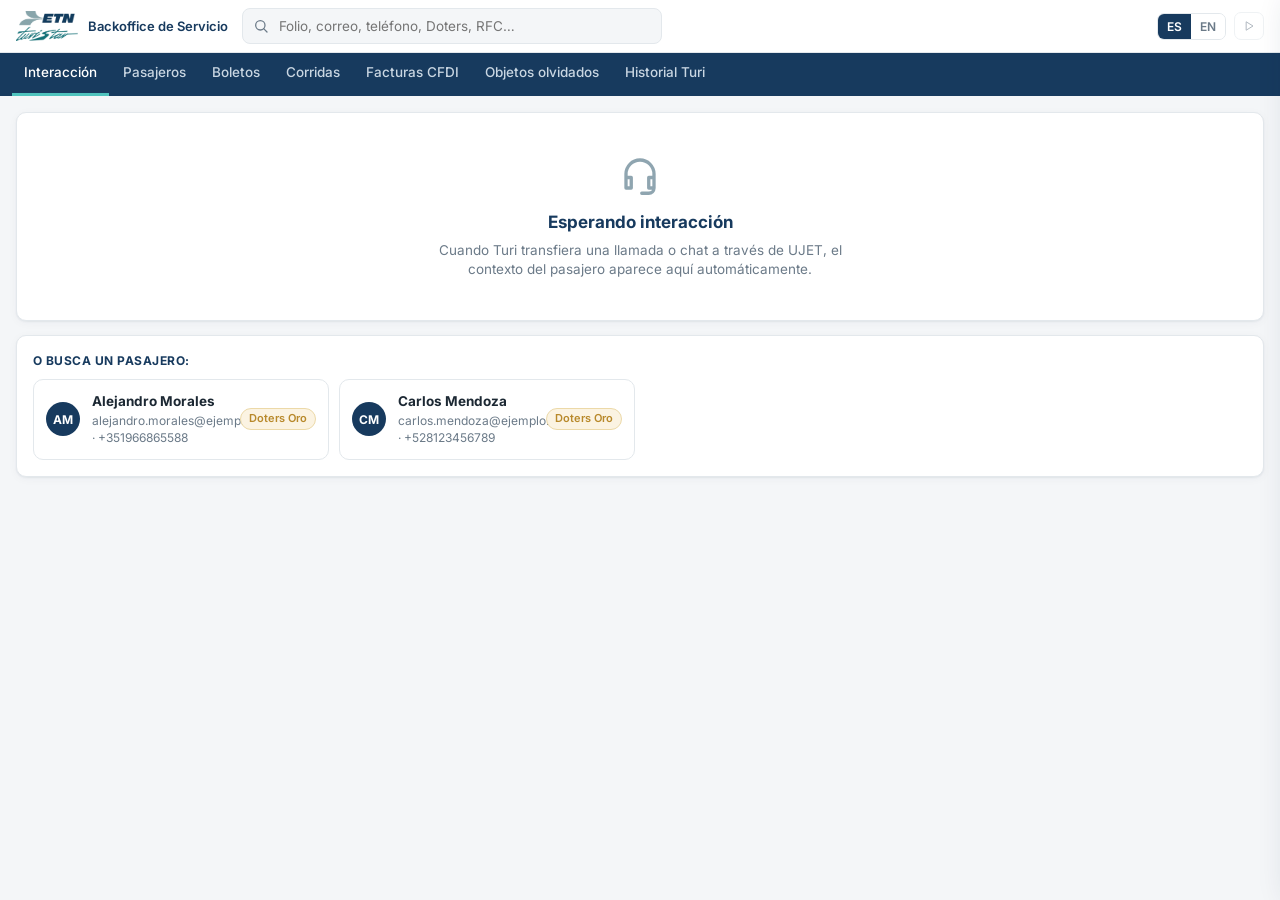
<file: index.html>
<!DOCTYPE html>
<html lang="es-MX">
<head>
  <meta charset="utf-8" />
  <meta name="viewport" content="width=device-width, initial-scale=1" />
  <title>ETN Turistar · Backoffice de Servicio</title>
  <link rel="icon" href="assets/etn-logo.png" />
  <link rel="preconnect" href="https://fonts.googleapis.com" />
  <link href="https://fonts.googleapis.com/css2?family=Inter:wght@400;500;600;700&display=swap" rel="stylesheet" />
  <link rel="stylesheet" href="css/styles.css" />
</head>
<body>
  <header class="topbar">
    <a class="brand" href="#/interaction"><img src="assets/etn-wordmark.png" alt="ETN Turistar" /><span id="app-sub">Backoffice de Servicio</span></a>
    <form id="search-form" class="search"><svg viewBox="0 0 24 24"><circle cx="11" cy="11" r="7"/><path d="M21 21l-5-5"/></svg><input id="search" type="search" autocomplete="off" /></form>
    <div class="top-right">
      <div class="lang"><button data-lang="es">ES</button><button data-lang="en">EN</button></div>
      <button class="icon-btn" data-act="toggle-demo" title="Demo (D)" aria-label="Demo"><svg viewBox="0 0 24 24"><path d="M7 4l13 8-13 8z"/></svg></button>
    </div>
  </header>
  <nav id="tabs" class="tabs"></nav>
  <main id="main"></main>

  <aside class="demo-drawer">
    <div class="demo-head"><h3 id="demo-title">Control de demo</h3><button class="x" data-act="toggle-demo" aria-label="close">×</button></div>
    <div id="demo-body"></div>
  </aside>

  <div id="modal" class="modal"><div class="modal-card"><div class="modal-head"><h3 id="modal-title"></h3><button class="x" data-act="close-modal" aria-label="close">×</button></div><div id="modal-body"></div></div></div>
  <div id="toasts"></div>

  <script src="js/i18n.js"></script>
  <script src="js/data.js"></script>
  <script src="js/app.js"></script>
</body>
</html>
</file>
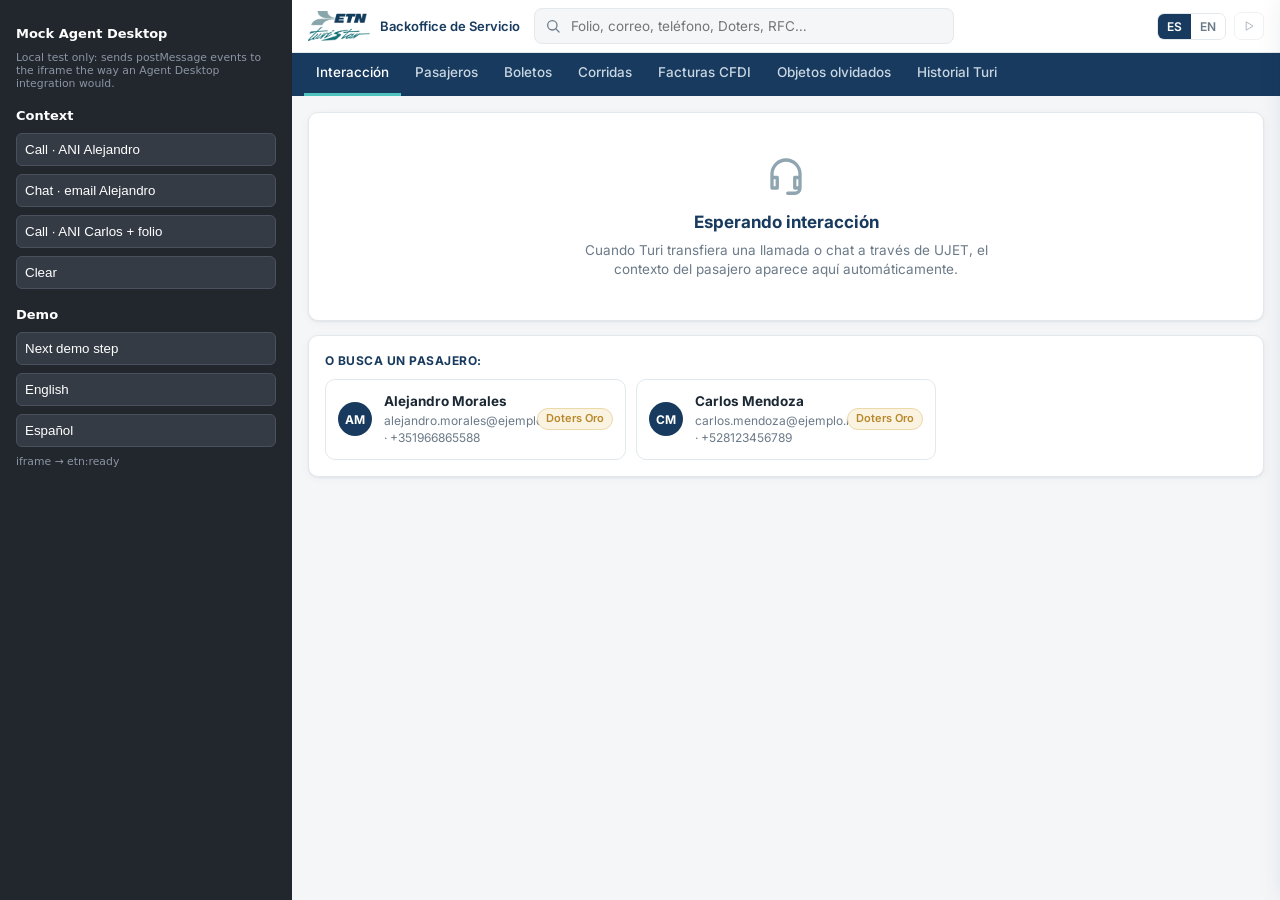
<file: embed-test.html>
<!DOCTYPE html>
<html lang="en"><head><meta charset="utf-8" /><title>Embed test · ETN Backoffice in a mock Agent Desktop</title>
<style>
  body { margin: 0; display: flex; height: 100vh; font: 13px system-ui, sans-serif; }
  aside { width: 260px; background: #22262d; color: #dfe4ea; padding: 16px; display: flex; flex-direction: column; gap: 8px; }
  aside b { color: #fff; margin: 10px 0 2px; }
  button { background: #353b45; color: #fff; border: 1px solid #4a515d; border-radius: 6px; padding: 8px; text-align: left; cursor: pointer; }
  button:hover { background: #404754; }
  iframe { flex: 1; border: 0; }
  small { color: #8b95a3; }
</style></head>
<body>
  <aside>
    <b>Mock Agent Desktop</b><small>Local test only: sends postMessage events to the iframe the way an Agent Desktop integration would.</small>
    <b>Context</b>
    <button onclick="send({ type: 'etn:context', ani: '+525512345678' })">Call · ANI Alejandro</button>
    <button onclick="send({ type: 'etn:context', email: 'alejandro.morales@ejemplo.mx', channel: 'web' })">Chat · email Alejandro</button>
    <button onclick="send({ type: 'etn:context', ani: '+528123456789', folio: 'ETN-664310' })">Call · ANI Carlos + folio</button>
    <button onclick="send({ type: 'etn:clear' })">Clear</button>
    <b>Demo</b>
    <button onclick="send({ type: 'etn:step', id: 'next' })">Next demo step</button>
    <button onclick="send({ type: 'etn:lang', lang: 'en' })">English</button>
    <button onclick="send({ type: 'etn:lang', lang: 'es' })">Español</button>
    <small id="log"></small>
  </aside>
  <iframe id="bo" src="index.html"></iframe>
  <script>
    const send = (m) => document.getElementById('bo').contentWindow.postMessage(m, '*');
    window.addEventListener('message', (e) => { if (e.data && e.data.type) document.getElementById('log').textContent = 'iframe → ' + e.data.type; });
  </script>
</body></html>
</file>
<file: css/styles.css>
/* ETN Turistar Backoffice — compact layout for an Agent Desktop iframe (works from ~360px up). */
:root {
  --navy: #173a5e; --navy-2: #0f2a46; --navy-3: #234d78;
  --teal: #1b7f7c; --teal-2: #14615f; --teal-soft: #e3f2f1;
  --steel: #8fa5b0; --steel-soft: #eef3f5;
  --gold: #b8892b; --gold-soft: #fbf3e2; --silver: #7c8794; --blue: #2f6db3;
  --bg: #f4f6f8; --card: #fff; --line: #e3e8ec; --text: #1c2833; --muted: #6b7a88;
  --green: #1e8e5a; --green-soft: #e4f4ec; --amber: #b7791f; --amber-soft: #fdf3e1; --red: #c0392b; --red-soft: #fbe9e7;
  --r: 10px; --shadow: 0 1px 2px rgba(16, 42, 70, .06), 0 2px 10px rgba(16, 42, 70, .04);
}
* { box-sizing: border-box; }
html, body { margin: 0; }
body { overflow-x: hidden; font: 13.5px/1.45 Inter, system-ui, -apple-system, Segoe UI, Roboto, sans-serif; color: var(--text); background: var(--bg); min-height: 100vh; }
a { color: var(--navy-3); text-decoration: none; }
code { white-space: nowrap; font: 12px ui-monospace, SFMono-Regular, Menlo, monospace; background: var(--steel-soft); padding: 1px 6px; border-radius: 5px; color: var(--navy); }
svg { width: 16px; height: 16px; fill: none; stroke: currentColor; stroke-width: 1.9; stroke-linecap: round; stroke-linejoin: round; flex: none; }
h1 { font-size: 19px; margin: 0; color: var(--navy); letter-spacing: -.01em; }
h2 { font-size: 17px; margin: 0; color: var(--navy); display: flex; align-items: center; gap: 8px; flex-wrap: wrap; }
h3 { font-size: 12px; margin: 0 0 10px; color: var(--navy); text-transform: uppercase; letter-spacing: .04em; }
h3.mt { margin-top: 18px; } h3.pad { padding: 14px 16px 0; }
.muted { color: var(--muted); } .small { font-size: 12px; } .grow { flex: 1; min-width: 0; }

/* top bar + tabs */
.topbar { display: flex; align-items: center; gap: 14px; padding: 8px 16px; background: #fff; border-bottom: 1px solid var(--line); position: sticky; top: 0; z-index: 6; }
.brand { display: flex; align-items: center; gap: 10px; color: var(--navy); font-weight: 600; font-size: 13px; white-space: nowrap; }
.brand img { height: 30px; }
.search { display: flex; align-items: center; gap: 8px; background: var(--bg); border: 1px solid var(--line); border-radius: 8px; padding: 0 10px; flex: 1; max-width: 420px; color: var(--muted); }
.search input { border: 0; background: transparent; height: 34px; flex: 1; min-width: 0; font: inherit; outline: none; color: var(--text); }
.top-right { display: flex; align-items: center; gap: 8px; margin-left: auto; }
.lang { display: flex; border: 1px solid var(--line); border-radius: 7px; overflow: hidden; }
.lang button { border: 0; background: #fff; padding: 5px 9px; font: 600 12px Inter, sans-serif; color: var(--muted); cursor: pointer; }
.lang button.on { background: var(--navy); color: #fff; }
.icon-btn { border: 1px solid var(--line); background: #fff; border-radius: 7px; width: 30px; height: 28px; display: grid; place-items: center; color: var(--muted); cursor: pointer; opacity: .55; }
.icon-btn:hover { opacity: 1; color: var(--teal); }
.icon-btn svg { width: 12px; height: 12px; }
.tabs { display: flex; gap: 2px; padding: 0 12px; background: var(--navy); overflow-x: auto; scrollbar-width: none; position: sticky; top: 51px; z-index: 5; }
.tabs::-webkit-scrollbar { display: none; }
.tabs a { color: #c9d6e2; padding: 10px 12px; font-weight: 500; white-space: nowrap; border-bottom: 3px solid transparent; display: flex; align-items: center; gap: 6px; }
.tabs a:hover { color: #fff; }
.tabs a.on { color: #fff; border-bottom-color: #4fc3bd; }
main { padding: 16px; max-width: 1280px; margin: 0 auto; }
.page-head { display: flex; align-items: center; justify-content: space-between; margin-bottom: 14px; gap: 12px; flex-wrap: wrap; }
.page-tools { display: flex; align-items: center; gap: 8px; flex-wrap: wrap; }

/* cards & grids */
.card { background: var(--card); border: 1px solid var(--line); border-radius: var(--r); padding: 16px; box-shadow: var(--shadow); min-width: 0; margin-bottom: 14px; }
.card.flush { padding: 0; overflow: hidden; }
.grid > .card, .stack > .card { margin-bottom: 0; }
.grid { display: grid; gap: 14px; margin-bottom: 14px; }
.g-2 { grid-template-columns: 1fr 1fr; } .g-2-1 { grid-template-columns: 2fr 1fr; } .g-1-2 { grid-template-columns: 1fr 2fr; align-items: start; }
.stack { display: flex; flex-direction: column; gap: 14px; }
.tscroll { overflow-x: auto; }
@media (max-width: 860px) { .g-2, .g-2-1, .g-1-2 { grid-template-columns: 1fr; } .brand span { display: none; } }

/* interaction screen-pop */
.waiting { text-align: center; padding: 40px 20px; }
.waiting svg { width: 42px; height: 42px; color: var(--steel); }
.waiting h2 { justify-content: center; margin: 10px 0 6px; }
.waiting p { max-width: 460px; margin: 0 auto; }
.caller { padding: 0; overflow: hidden; margin-bottom: 0; border-bottom-left-radius: 0; border-bottom-right-radius: 0; }
.caller-top { display: flex; gap: 14px; align-items: center; padding: 16px; background: linear-gradient(90deg, var(--navy), var(--navy-3)); color: #fff; }
.caller-top h2 { color: #fff; }
.caller-top .avatar { background: #fff; color: var(--navy); }
.caller-top .meta { display: flex; gap: 6px 14px; flex-wrap: wrap; margin-top: 6px; font-size: 12px; color: #c6d4e1; align-items: center; }
.caller-top .meta .chip { color: #fff; } .caller-top .meta .chip svg { color: #4fc3bd; }
.caller-top code { background: rgba(255,255,255,.16); color: #fff; }
.caller-top .timer { color: #ffd38a; font-size: 14px; }
.handoff { display: flex; gap: 8px; align-items: center; padding: 9px 16px; background: var(--teal-soft); color: var(--teal-2); font-size: 13px; }
.zr { display: flex; align-items: center; gap: 8px; padding: 8px 16px; background: var(--green-soft); color: var(--green); font-weight: 600; font-size: 12.5px; border: 1px solid var(--line); border-top: 0; border-radius: 0 0 var(--r) var(--r); margin-bottom: 14px; }
.opening { margin-bottom: 14px; padding: 12px 14px; background: #fff; border: 1px solid var(--line); border-left: 4px solid var(--teal); border-radius: 8px; }
.opening small { font-size: 11px; text-transform: uppercase; letter-spacing: .05em; color: var(--teal-2); font-weight: 700; }
.opening p { margin: 4px 0 0; font-size: 15px; color: var(--navy); font-style: italic; }
.ctx-row { display: grid; grid-template-columns: repeat(auto-fit, minmax(210px, 1fr)); gap: 12px; margin-bottom: 14px; }
.ctx { background: #fff; border: 1px solid var(--line); border-radius: 10px; padding: 12px 14px; display: flex; flex-direction: column; gap: 3px; box-shadow: var(--shadow); animation: pop .45s ease both; }
.ctx:nth-child(2) { animation-delay: .08s; } .ctx:nth-child(3) { animation-delay: .16s; }
.ctx.ok { border-color: #bfe3cf; background: #f6fbf8; }
@keyframes pop { from { opacity: 0; transform: translateY(6px); } }
.ctx small { font-size: 11px; text-transform: uppercase; letter-spacing: .05em; color: var(--muted); }
.ctx b { color: var(--navy); font-size: 14px; } .ctx span { font-size: 13px; }
.ctx .big { font-size: 22px; font-weight: 700; color: var(--navy); } .ctx .big em { font-size: 12px; font-style: normal; font-weight: 500; color: var(--muted); }
.ctx .badge { align-self: flex-start; margin-top: 4px; }
.actionbar { display: flex; gap: 8px; flex-wrap: wrap; margin-bottom: 14px; align-items: center; }
.done-pill { display: inline-flex; gap: 6px; align-items: center; background: var(--green-soft); color: var(--green); font-weight: 600; padding: 7px 12px; border-radius: 8px; }
.summary { background: var(--steel-soft); padding: 11px 13px; border-radius: 8px; margin: 0 0 10px; }
details summary { cursor: pointer; font-size: 12px; font-weight: 600; text-transform: uppercase; letter-spacing: .04em; color: var(--navy); margin-bottom: 10px; }
pre.json { background: #0f2236; color: #b8e3df; padding: 12px; border-radius: 8px; font: 11.5px/1.5 ui-monospace, Menlo, monospace; overflow: auto; margin: 0; max-height: 320px; white-space: pre-wrap; word-break: break-word; }
.timer { font: 600 12px ui-monospace, monospace; color: var(--amber); }
.live-dot { width: 7px; height: 7px; border-radius: 50%; background: #4fc3bd; box-shadow: 0 0 0 3px rgba(79,195,189,.3); animation: pulse 1.6s infinite; display: inline-block; }
@keyframes pulse { 50% { opacity: .45; } }

/* passengers */
.pcards { display: grid; grid-template-columns: repeat(auto-fill, minmax(280px, 1fr)); gap: 10px; }
.pcard { display: flex; gap: 12px; align-items: center; padding: 12px; border: 1px solid var(--line); border-radius: 10px; color: var(--text); }
.pcard:hover { border-color: var(--teal); background: var(--teal-soft); }
.who { display: flex; gap: 12px; align-items: center; } .who.big { margin-bottom: 14px; } .who h2 { margin-bottom: 4px; }
dl { display: grid; grid-template-columns: 100px 1fr; gap: 7px 12px; margin: 0; font-size: 13px; }
dt { color: var(--muted); } dd { margin: 0; word-break: break-word; }
.doters { border-radius: 12px; padding: 16px; color: #fff; background: linear-gradient(135deg, var(--navy-3), var(--navy-2)); }
.doters.lvl-bg-oro { background: linear-gradient(135deg, #c99a3a, #8a6418); }
.doters.lvl-bg-plata { background: linear-gradient(135deg, #9aa5b1, #5f6b78); }
.doters.lvl-bg-azul { background: linear-gradient(135deg, #3c7fc9, #1d4f8a); }
.dt-top { display: flex; justify-content: space-between; font-size: 13px; opacity: .9; }
.dt-pts { font-size: 28px; font-weight: 700; margin: 10px 0 6px; } .dt-pts small { font-size: 13px; font-weight: 500; opacity: .85; }
.dt-meta { display: flex; justify-content: space-between; font-size: 12px; opacity: .9; } .dt-meta code { background: rgba(255,255,255,.18); color: #fff; }
.listrow { display: flex; align-items: center; gap: 10px; padding: 9px 0; border-bottom: 1px solid var(--line); color: var(--text); cursor: pointer; font-size: 13px; }
.listrow:last-child { border-bottom: 0; } .listrow time { color: var(--muted); font-size: 12px; white-space: nowrap; }
.empty { color: var(--muted); text-align: center; padding: 18px; } .empty.small { padding: 10px; font-size: 13px; }

/* tables */
table { width: 100%; border-collapse: collapse; }
th { text-align: left; font-size: 11px; text-transform: uppercase; letter-spacing: .05em; color: var(--muted); font-weight: 600; padding: 10px 12px; border-bottom: 1px solid var(--line); background: #fafbfc; white-space: nowrap; }
td { padding: 10px 12px; border-bottom: 1px solid var(--line); vertical-align: middle; }
tbody tr:last-child td { border-bottom: 0; }
tr[data-href], tr[data-act] { cursor: pointer; } tbody tr:hover { background: #f8fafb; }
.num { text-align: right; font-variant-numeric: tabular-nums; white-space: nowrap; }
.arr { color: var(--steel); } .teal-t { color: var(--teal-2); } .t-big { font-size: 16px; color: var(--navy); }
.mixbar { height: 7px; background: var(--steel-soft); border-radius: 99px; overflow: hidden; }
.mixbar i { display: block; height: 100%; background: var(--teal); border-radius: 99px; } .mixbar.hot i { background: var(--amber); }
.occ { display: flex; align-items: center; gap: 8px; min-width: 120px; } .occ .mixbar { flex: 1; } .occ span { font-size: 12px; color: var(--muted); min-width: 22px; }

/* badges, chips */
.badge { display: inline-block; font-size: 11px; font-weight: 600; padding: 2px 8px; border-radius: 99px; white-space: nowrap; background: var(--steel-soft); color: var(--navy); }
.lvl-oro { background: var(--gold-soft); color: var(--gold); border: 1px solid #ecd9a8; }
.lvl-plata { background: #f0f2f4; color: var(--silver); border: 1px solid #d9dee3; }
.lvl-azul { background: #e7f0fa; color: var(--blue); border: 1px solid #c8daf0; }
.st-confirmed, .out-contained, .lf-delivered { background: var(--green-soft); color: var(--green); }
.st-modified, .out-active, .lf-found, .lf-ready { background: #e6eef8; color: var(--navy-3); }
.st-open { background: var(--teal-soft); color: var(--teal-2); }
.st-used { background: #eef0f2; color: var(--muted); }
.st-cancelled { background: var(--red-soft); color: var(--red); }
.out-escalated, .lf-reported, .lf-searching { background: var(--amber-soft); color: var(--amber); }
.chip { display: inline-flex; gap: 6px; align-items: center; font-size: 12px; color: var(--navy); white-space: nowrap; }
.chip svg { width: 14px; height: 14px; color: var(--teal); }
.chip.turi { background: var(--teal-soft); padding: 2px 8px; border-radius: 99px; color: var(--teal-2); font-weight: 600; }
.tag { display: inline-block; white-space: nowrap; font-size: 11px; padding: 1px 7px; border-radius: 5px; background: var(--steel-soft); color: var(--navy-3); margin: 1px 0; }
.avatar { width: 34px; height: 34px; border-radius: 50%; background: var(--navy); color: #fff; display: inline-grid; place-items: center; font-weight: 700; font-size: 12px; flex: none; }
.avatar.lg { width: 50px; height: 50px; font-size: 17px; } .avatar.anon { background: var(--steel); color: #fff; }

/* buttons */
.btn { display: inline-flex; align-items: center; gap: 8px; border: 1px solid var(--navy); background: var(--navy); color: #fff; font: 600 13px Inter, sans-serif; padding: 8px 14px; border-radius: 8px; cursor: pointer; white-space: nowrap; }
.btn:hover { background: var(--navy-3); } .btn:disabled { opacity: .4; cursor: not-allowed; }
.btn.ghost { background: #fff; color: var(--navy); border-color: var(--line); } .btn.ghost:hover { border-color: var(--steel); }
.btn.teal { background: var(--teal); border-color: var(--teal); } .btn.teal:hover { background: var(--teal-2); }
.btn.sm { padding: 5px 10px; font-size: 12px; }
.btns { display: flex; gap: 8px; flex-wrap: wrap; }
.segmented { display: flex; background: #fff; border: 1px solid var(--line); border-radius: 8px; padding: 3px; }
.seg-btn { border: 0; background: transparent; padding: 5px 11px; border-radius: 6px; font: 500 12.5px Inter, sans-serif; color: var(--muted); cursor: pointer; white-space: nowrap; }
.seg-btn.on { background: var(--navy); color: #fff; }
select { font: inherit; padding: 6px 9px; border: 1px solid var(--line); border-radius: 8px; background: #fff; }

/* boarding pass */
.boarding { padding: 0; overflow: hidden; }
.bp-head { display: flex; justify-content: space-between; align-items: center; padding: 12px 18px; border-bottom: 1px dashed var(--line); gap: 10px; flex-wrap: wrap; }
.bp-head img { height: 34px; }
.bp-route { display: grid; grid-template-columns: 1fr auto 1fr; align-items: center; padding: 18px 20px; background: linear-gradient(90deg, var(--navy), var(--teal)); color: #fff; gap: 10px; }
.bp-route small { display: block; opacity: .75; font-size: 11px; text-transform: uppercase; letter-spacing: .06em; }
.bp-route b { display: block; font-size: 17px; } .bp-route span { font-size: 26px; font-weight: 700; } .bp-route .r { text-align: right; }
.bp-line svg { width: 30px; height: 30px; opacity: .9; }
.bp-grid { display: grid; grid-template-columns: repeat(auto-fit, minmax(140px, 1fr)); gap: 14px; padding: 18px 20px; }
.bp-grid small { display: block; color: var(--muted); font-size: 11px; text-transform: uppercase; letter-spacing: .05em; }
.bp-grid b { font-size: 14px; } .bp-grid em { display: block; font-style: normal; font-size: 12px; color: var(--teal-2); }
.bp-foot { padding: 10px 20px; background: var(--gold-soft); border-top: 1px solid var(--line); }
.timeline { list-style: none; margin: 0; padding: 0 0 0 14px; border-left: 2px solid var(--line); }
.timeline li { position: relative; padding: 0 0 12px 12px; font-size: 13px; }
.timeline li::before { content: ''; position: absolute; left: -21px; top: 4px; width: 10px; height: 10px; border-radius: 50%; background: var(--teal); border: 2px solid #fff; box-shadow: 0 0 0 1px var(--teal); }
.timeline time { display: block; color: var(--muted); font-size: 12px; }

/* conversations */
.convo .meta { display: flex; gap: 8px; align-items: center; flex-wrap: wrap; margin-bottom: 12px; }
.transcript { display: flex; flex-direction: column; gap: 8px; }
.msg { display: flex; } .msg.user { justify-content: flex-end; }
.bubble { max-width: 80%; padding: 9px 13px; border-radius: 14px; font-size: 13px; }
.bubble b { display: block; font-size: 11px; margin-bottom: 2px; opacity: .7; }
.msg.turi .bubble { background: var(--teal-soft); border-bottom-left-radius: 4px; }
.msg.user .bubble { background: var(--navy); color: #fff; border-bottom-right-radius: 4px; }
.msg.tool, .msg.system { gap: 8px; align-items: flex-start; font-size: 12px; }
.msg.tool code, .msg.system code { background: transparent; padding: 0; color: var(--muted); white-space: pre-wrap; word-break: break-word; }
.tool-tag { font-size: 10px; font-weight: 700; text-transform: uppercase; background: var(--navy-3); color: #fff; padding: 2px 6px; border-radius: 4px; flex: none; }
.msg.system .tool-tag { background: var(--steel); }

/* demo drawer (presenter only) */
.demo-drawer { position: fixed; right: 0; top: 0; bottom: 0; width: min(380px, 92vw); background: #fff; border-left: 1px solid var(--line); box-shadow: -10px 0 30px rgba(15, 42, 70, .14); transform: translateX(105%); transition: transform .25s ease; z-index: 20; display: flex; flex-direction: column; }
body.demo-open .demo-drawer { transform: none; }
.demo-head { display: flex; justify-content: space-between; align-items: center; padding: 14px 16px; background: var(--navy-2); } .demo-head h3 { color: #fff; margin: 0; }
.demo-head .x { color: #fff; }
#demo-body { padding: 12px 16px; overflow: auto; flex: 1; }
.act h4 { margin: 16px 0 8px; font-size: 11.5px; color: var(--teal-2); text-transform: uppercase; letter-spacing: .05em; }
.step { display: flex; align-items: center; gap: 10px; padding: 8px 10px; border: 1px solid var(--line); border-radius: 9px; margin-bottom: 6px; font-size: 12.5px; }
.step .dot { width: 22px; height: 22px; border-radius: 50%; display: grid; place-items: center; background: var(--steel-soft); color: var(--navy); font-size: 11px; font-weight: 700; flex: none; }
.step.done { background: #fafbfc; color: var(--muted); } .step.done .dot { background: var(--green); color: #fff; } .step.done .dot svg { width: 12px; height: 12px; }
.step.next { border-color: var(--teal); box-shadow: 0 0 0 3px var(--teal-soft); }
.demo-foot { display: flex; gap: 8px; margin: 16px 0 8px; }
.x { border: 0; background: transparent; font-size: 24px; line-height: 1; cursor: pointer; color: var(--muted); }

/* modal & toasts */
.modal { position: fixed; inset: 0; background: rgba(15, 34, 54, .45); display: none; align-items: center; justify-content: center; z-index: 30; padding: 14px; }
.modal.open { display: flex; }
.modal-card { background: #fff; border-radius: 12px; width: min(680px, 100%); max-height: 92vh; overflow: auto; box-shadow: 0 20px 60px rgba(0,0,0,.25); }
.modal-head { display: flex; justify-content: space-between; align-items: center; padding: 14px 18px; border-bottom: 1px solid var(--line); } .modal-head h3 { margin: 0; }
#modal-body { padding: 18px; }
.notice { padding: 9px 12px; border-radius: 8px; font-size: 13px; margin: 10px 0 14px; } .notice.ok { background: var(--green-soft); color: var(--green); } .notice.warn { background: var(--amber-soft); color: var(--amber); }
.picklist { display: grid; grid-template-columns: repeat(auto-fill, minmax(160px, 1fr)); gap: 10px; }
.pick { text-align: left; border: 1px solid var(--line); background: #fff; border-radius: 10px; padding: 11px; cursor: pointer; display: flex; flex-direction: column; gap: 2px; font: inherit; }
.pick:hover { border-color: var(--teal); background: var(--teal-soft); } .pick b { font-size: 19px; color: var(--navy); } .pick span { font-size: 12px; color: var(--muted); }
.cfdi-head { display: flex; gap: 16px; align-items: center; padding-bottom: 14px; border-bottom: 1px dashed var(--line); margin-bottom: 14px; flex-wrap: wrap; } .cfdi-head img { height: 40px; }
.cfdi small { display: block; font-size: 11px; color: var(--muted); text-transform: uppercase; } .cfdi table { margin: 8px 0; }
.cfdi .grid { margin-bottom: 8px; }
.cfdi-tot { margin-left: auto; width: min(280px, 100%); display: flex; flex-direction: column; gap: 4px; margin-bottom: 14px; }
.cfdi-tot div { display: flex; justify-content: space-between; } .cfdi-tot .tot { border-top: 2px solid var(--navy); padding-top: 6px; font-size: 16px; color: var(--navy); }
.cfdi-foot { display: flex; justify-content: space-between; align-items: center; gap: 10px; flex-wrap: wrap; }
#toasts { position: fixed; bottom: 16px; left: 50%; transform: translateX(-50%); display: flex; flex-direction: column; gap: 8px; z-index: 40; align-items: center; width: max-content; max-width: 92vw; }
.toast { display: flex; gap: 10px; align-items: center; background: var(--navy-2); color: #fff; padding: 10px 14px; border-radius: 10px; box-shadow: 0 10px 30px rgba(0,0,0,.25); font-size: 13px; animation: pop .25s ease both; transition: opacity .4s, transform .4s; }
.toast svg { color: #4fc3bd; } .toast.out { opacity: 0; transform: translateY(8px); }
</file>
